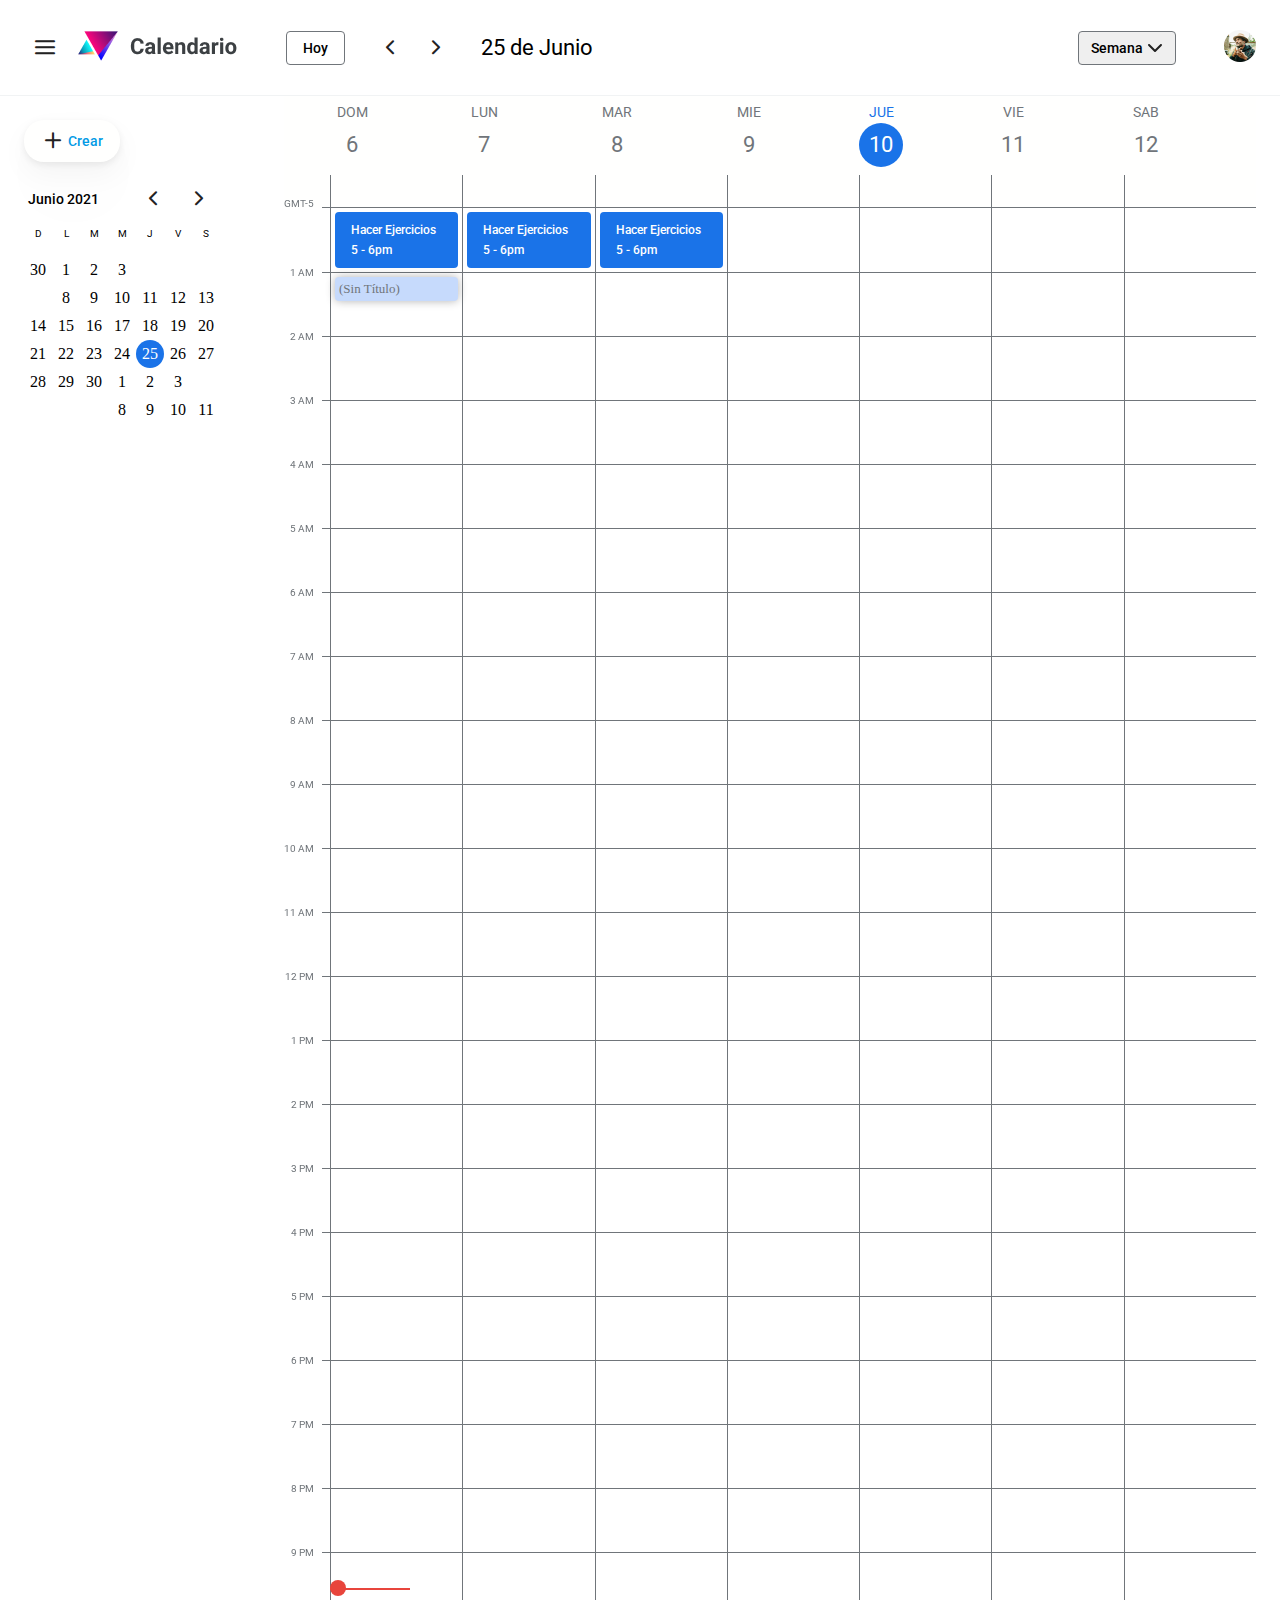
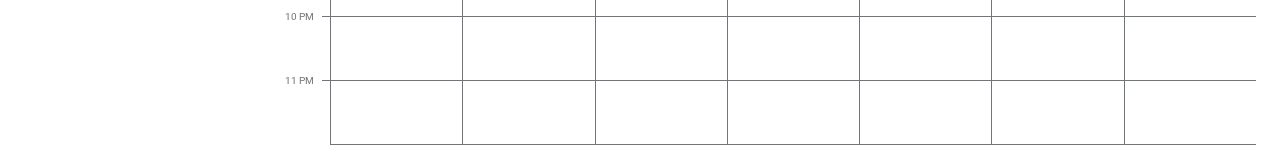
<file: index.html>
<!DOCTYPE html>
<html lang="en">
<head>
  <meta charset="UTF-8">
  <meta http-equiv="X-UA-Compatible" content="IE=edge">
  <meta name="viewport" content="width=device-width, initial-scale=1.0">
  <link rel="preconnect" href="https://fonts.googleapis.com">
  <link rel="stylesheet" href="./css/font.css">
  <link rel="preconnect" href="https://fonts.gstatic.com" crossorigin>
  <link href="https://fonts.googleapis.com/css2?family=Roboto:wght@400;500&display=swap" rel="stylesheet">
  <link rel="stylesheet" href="./css/index.css">
  <link rel="preconnect" href="https://fonts.googleapis.com">
<link rel="preconnect" href="https://fonts.gstatic.com" crossorigin>
<link href="https://fonts.googleapis.com/css2?family=Roboto:wght@400;500&display=swap" rel="stylesheet">
  <title>Calendario</title>
</head>
<body>
  
  <div class="page">
    <header class="header">




      
      <div class="header-primary">
        <div class="header-logo">
          <button class="button is-compact">

            <i class="icon-hamburguer-button"></i>
    
          </button>
    
          <a href="/" aria-current="page" aria-label="Calendar" tabindex="-1">
    
            <img src="./images/Degradado Cuadrado 1.png" alt="">
    
          </a>


        </div>
       
  
  
        <div class="calendarStatus">
          <button class="button is-secondary">Hoy</button>
          <span class="calendarStatus-navigation">
            <a href="#" class="button is-compact" aria-label="Semana Anterior">
              <i class="icon-chevron-left" aria-hidden="true"></i>
            </a>
            <a href="#" class="button is-compact" aria-label="Siguiente Semana">
              <i class="icon-chevron-right" aria-hidden="true"></i>
            </a>
          </span>
          <time class="calendarStatus-date" datetime="25-06-2021">25 de Junio</time> 
        </div>

      </div>

      <div class="header-secondary">

        <select class="select" name="" id="">
          <option value="" selected>Semana</option>
          <option value="">Mes</option>
        </select>
        <a href="#user">
          <img src="./images/Ellipse 1.png" alt="">
        </a>

      </div>


      
      
      
    </header>
    <div class="sidebar">
        
        <button class="button is-rounded is-shadowed">
          <i class="icon-plus" aria-hidden="true"></i>
          <span>Crear</span>
        </button>
      <div class="miniCalendar" aria-label="Calendario de Navegación">
        <div class="miniCalendar-status">
          <time class="miniCalendar-date" datetime="2021-07-21">Junio 2021</time>
          <div class="miniCalendar-navigation">
            <a class="button is-compact" aria-hidden="true" href="#" aria-label="Mes Anterior">
              <i class="icon-chevron-left"></i>

            </a>
         
        
            <a class="button is-compact" aria-hidden="true" href="#" aria-label="Siguiente Mes">
              <i class="icon-chevron-right"></i>

            </a>

          </div>

           
         
        </div>
        <div class="miniCalendar-header">
          <span class="miniCalendar-weekDay">D</span>
          <span class="miniCalendar-weekDay">L</span>
          <span class="miniCalendar-weekDay">M</span>
          <span class="miniCalendar-weekDay">M</span>
          <span class="miniCalendar-weekDay">J</span>
          <span class="miniCalendar-weekDay">V</span>
          <span class="miniCalendar-weekDay">S</span>
        </div>
        <div class="miniCalendar-month">




          <div class="miniCalendar-monthDay is-inactive">30</div>
          <div class="miniCalendar-monthDay">1</div>
          <div class="miniCalendar-monthDay">2</div>
          <div class="miniCalendar-monthDay">3</div>
          <div class="miniCalendar-monthDay"></div>
          <div class="miniCalendar-monthDay"></div>
          <div class="miniCalendar-monthDay"></div>
          <div class="miniCalendar-monthDay"></div>
          <div class="miniCalendar-monthDay">8</div>
          <div class="miniCalendar-monthDay">9</div>
          <div class="miniCalendar-monthDay">10</div>
          <div class="miniCalendar-monthDay">11</div>
          <div class="miniCalendar-monthDay">12</div>
          <div class="miniCalendar-monthDay">13</div>
          <div class="miniCalendar-monthDay">14</div>
          <div class="miniCalendar-monthDay">15</div>
          <div class="miniCalendar-monthDay">16</div>
          <div class="miniCalendar-monthDay">17</div>
          <div class="miniCalendar-monthDay">18</div>
          <div class="miniCalendar-monthDay">19</div>
          <div class="miniCalendar-monthDay">20</div>
          <div class="miniCalendar-monthDay">21</div>
          <div class="miniCalendar-monthDay">22</div>
          <div class="miniCalendar-monthDay">23</div>
          <div class="miniCalendar-monthDay">24</div>
          <div class="miniCalendar-monthDay is-selected">25</div>
          <div class="miniCalendar-monthDay">26</div>
          <div class="miniCalendar-monthDay">27</div>
          <div class="miniCalendar-monthDay">28</div>
          <div class="miniCalendar-monthDay">29</div>
          <div class="miniCalendar-monthDay">30</div>
          <div class="miniCalendar-monthDay is-inactive">1</div>
          <div class="miniCalendar-monthDay is-inactive">2</div>
          <div class="miniCalendar-monthDay is-inactive">3</div>
          <div class="miniCalendar-monthDay is-inactive"></div>
          <div class="miniCalendar-monthDay is-inactive"></div>
          <div class="miniCalendar-monthDay is-inactive"></div>
          <div class="miniCalendar-monthDay is-inactive"></div>
          <div class="miniCalendar-monthDay is-inactive">8</div>
          <div class="miniCalendar-monthDay is-inactive">9</div>
          <div class="miniCalendar-monthDay is-inactive">10</div>
          <div class="miniCalendar-monthDay is-inactive">11</div>
          



        </div>
      </div>  


























    </div>
    <main class="calendar">
      <div class="currentTime"></div>
      <div class="calendar-week">
        <div class="timezoneCell">GMT-5</div>
        <h2 class="calendarDay">
          <a href="./calendar-by-day.html" aria-label="Domingo 06 de Junio">
            <time datetime="06-06-2021">
              <span>DOM</span><br>
              <span>6</span>
            </time>
          </a>
        </h2>
        <h2 class="calendarDay">
          <a href="./calendar-by-day.html" aria-label="Lunes 07 de Junio">
            <time datetime="07-06-2021">
              <span>LUN</span><br>
              <span>7</span>
            </time>
          </a>
        </h2>
        <h2 class="calendarDay">
          <a href="./calendar-by-day.html" aria-label="Martes 08 de Junio">
            <time datetime="08-06-2021">
              <span>MAR</span><br>
              <span>8</span>
            </time>
          </a>
        </h2>
        <h2 class="calendarDay">
          <a href="./calendar-by-day.html" aria-label="Miercoles 09 de Junio">
            <time datetime="09-06-2021">
              <span>MIE</span><br>
              <span>9</span>
            </time>
          </a>
        </h2>
        <h2 class="calendarDay is-selected">
          <a href="./calendar-by-day.html" aria-label="Jueves 10 de Junio">
            <time datetime="10-06-2021">
              <span>JUE</span><br>
              <span>10</span>
            </time>
          </a>
        </h2>
        <h2 class="calendarDay">
          <a href="./calendar-by-day.html" aria-label="Viernes 11 de Junio">
            <time datetime="11-06-2021">
              <span>VIE</span><br>
              <span>11</span>
            </time>
          </a>
        </h2>
        <h2 class="calendarDay">
          <a href="./calendar-by-day.html" aria-label="Sabado 12 de Junio">
            <time datetime="12-06-2021">
              <span>SAB</span><br>
              <span>12</span>
            </time>
          </a>
        </h2>
       <span class="hourCell"></span>
       <div class="taskCell" aria-label="de 17:00 a 18:00, hacer ejercicio">
         <div tabindex="0" class="task">
           <p>Hacer Ejercicios</p>
           <p>
             <time datetime="17:00">5</time> - <time datetime="18:00">6pm</time>
           </p>
         </div>
       </div>
       <div class="taskCell">
        <div tabindex="0" class="task">
          <p>Hacer Ejercicios</p>
          <p>
            <time datetime="17:00">5</time> - <time datetime="18:00">6pm</time>
          </p>
        </div>
      </div>
      <div class="taskCell" aria-label="de 17:00 a 18:00, hacer ejercicio">
        <div tabindex="0" class="task">
          <p>Hacer Ejercicios</p>
          <p>
            <time datetime="17:00">5</time> - <time datetime="18:00">6pm</time>
          </p>
        </div>
      </div>
       
       <div class="taskCell"></div>
       <div class="taskCell"></div>
       <div class="taskCell"></div>
       <div class="taskCell"></div>

       <span class="hourCell">1 AM</span>
       <div class="taskCell is-active" aria-label="de 17:00 a 18:00, hacer ejercicio">
       
       </div>
       <div class="taskCell" aria-label="de 17:00 a 18:00, hacer ejercicio">
        
      </div>
      <div class="taskCell" aria-label="de 17:00 a 18:00, hacer ejercicio">
       
      </div>
       
       <div class="taskCell"></div>
       <div class="taskCell"></div>
       <div class="taskCell"></div>
       <div class="taskCell"></div>
       <span class="hourCell">2 AM</span>
       <div class="taskCell" aria-label="de 17:00 a 18:00, hacer ejercicio">
         
       </div>
       <div class="taskCell" aria-label="de 17:00 a 18:00, hacer ejercicio">
        
      </div>
      <div class="taskCell" aria-label="de 17:00 a 18:00, hacer ejercicio">
       
      </div>
       
       <div class="taskCell"></div>
       <div class="taskCell"></div>
       <div class="taskCell"></div>
       <div class="taskCell"></div>
       <span class="hourCell">3 AM</span>
       <div class="taskCell" aria-label="de 17:00 a 18:00, hacer ejercicio">
        
       </div>
       <div class="taskCell" aria-label="de 17:00 a 18:00, hacer ejercicio">
       
      </div>
      <div class="taskCell" aria-label="de 17:00 a 18:00, hacer ejercicio">
        
      </div>
       
       <div class="taskCell"></div>
       <div class="taskCell"></div>
       <div class="taskCell"></div>
       <div class="taskCell"></div>
       <span class="hourCell">4 AM</span>
       <div class="taskCell" aria-label="de 17:00 a 18:00, hacer ejercicio">
        
       </div>
       <div class="taskCell" aria-label="de 17:00 a 18:00, hacer ejercicio">
       
      </div>
      <div class="taskCell" aria-label="de 17:00 a 18:00, hacer ejercicio">
      
      </div>
       
       <div class="taskCell"></div>
       <div class="taskCell"></div>
       <div class="taskCell"></div>
       <div class="taskCell"></div>
       <span class="hourCell">5 AM</span>
       <div class="taskCell" aria-label="de 17:00 a 18:00, hacer ejercicio">
        
       </div>
       <div class="taskCell" aria-label="de 17:00 a 18:00, hacer ejercicio">
      
      </div>
      <div class="taskCell" aria-label="de 17:00 a 18:00, hacer ejercicio">
      
      </div>
       
       <div class="taskCell"></div>
       <div class="taskCell"></div>
       <div class="taskCell"></div>
       <div class="taskCell"></div>
       <span class="hourCell">6 AM</span>
       <div class="taskCell" aria-label="de 17:00 a 18:00, hacer ejercicio">
       
       </div>
       <div class="taskCell" aria-label="de 17:00 a 18:00, hacer ejercicio">
       
      </div>
      <div class="taskCell" aria-label="de 17:00 a 18:00, hacer ejercicio">
      
      </div>
       
       <div class="taskCell"></div>
       <div class="taskCell"></div>
       <div class="taskCell"></div>
       <div class="taskCell"></div>
       <span class="hourCell">7 AM</span>
       <div class="taskCell" aria-label="de 17:00 a 18:00, hacer ejercicio">
        
       </div>
       <div class="taskCell" aria-label="de 17:00 a 18:00, hacer ejercicio">
      
      </div>
      <div class="taskCell" aria-label="de 17:00 a 18:00, hacer ejercicio">
      
      </div>
       
       <div class="taskCell"></div>
       <div class="taskCell"></div>
       <div class="taskCell"></div>
       <div class="taskCell"></div>
       <span class="hourCell">8 AM</span>
       <div class="taskCell" aria-label="de 17:00 a 18:00, hacer ejercicio">
         
       </div>
       <div class="taskCell" aria-label="de 17:00 a 18:00, hacer ejercicio">
      
      </div>
      <div class="taskCell" aria-label="de 17:00 a 18:00, hacer ejercicio">
    
      </div>
       
       <div class="taskCell"></div>
       <div class="taskCell"></div>
       <div class="taskCell"></div>
       <div class="taskCell"></div>
       <span class="hourCell">9 AM</span>
       <div class="taskCell" aria-label="de 17:00 a 18:00, hacer ejercicio">
         
       </div>
       <div class="taskCell" aria-label="de 17:00 a 18:00, hacer ejercicio">
       
      </div>
      <div class="taskCell" aria-label="de 17:00 a 18:00, hacer ejercicio">
     
      </div>
       
       <div class="taskCell"></div>
       <div class="taskCell"></div>
       <div class="taskCell"></div>
       <div class="taskCell"></div>
       <span class="hourCell">10 AM</span>
       <div class="taskCell" aria-label="de 17:00 a 18:00, hacer ejercicio">
       
       </div>
       <div class="taskCell" aria-label="de 17:00 a 18:00, hacer ejercicio">
       
      </div>
      <div class="taskCell" aria-label="de 17:00 a 18:00, hacer ejercicio">
       
      </div>
       
       <div class="taskCell"></div>
       <div class="taskCell"></div>
       <div class="taskCell"></div>
       <div class="taskCell"></div>
       <span class="hourCell">11 AM</span>
       <div class="taskCell" aria-label="de 17:00 a 18:00, hacer ejercicio">
        
       </div>
       <div class="taskCell" aria-label="de 17:00 a 18:00, hacer ejercicio">
      
      </div>
      <div class="taskCell" aria-label="de 17:00 a 18:00, hacer ejercicio">
     
      </div>
       
       <div class="taskCell"></div>
       <div class="taskCell"></div>
       <div class="taskCell"></div>
       <div class="taskCell"></div>
       <span class="hourCell">12 PM</span>
       <div class="taskCell" aria-label="de 17:00 a 18:00, hacer ejercicio">
        
       </div>
       <div class="taskCell" aria-label="de 17:00 a 18:00, hacer ejercicio">
    
      </div>
      <div class="taskCell" aria-label="de 17:00 a 18:00, hacer ejercicio">
       
      </div>
       
       <div class="taskCell"></div>
       <div class="taskCell"></div>
       <div class="taskCell"></div>
       <div class="taskCell"></div>
       <span class="hourCell">1 PM</span>
       <div class="taskCell" aria-label="de 17:00 a 18:00, hacer ejercicio">
        
       </div>
       <div class="taskCell" aria-label="de 17:00 a 18:00, hacer ejercicio">
     
      </div>
      <div class="taskCell" aria-label="de 17:00 a 18:00, hacer ejercicio">
     
      </div>
       
       <div class="taskCell"></div>
       <div class="taskCell"></div>
       <div class="taskCell"></div>
       <div class="taskCell"></div>
       <span class="hourCell">2 PM</span>
       <div class="taskCell" aria-label="de 17:00 a 18:00, hacer ejercicio">
      
       </div>
       <div class="taskCell" aria-label="de 17:00 a 18:00, hacer ejercicio">
     
      </div>
      <div class="taskCell" aria-label="de 17:00 a 18:00, hacer ejercicio">
     
      </div>
       
       <div class="taskCell"></div>
       <div class="taskCell"></div>
       <div class="taskCell"></div>
       <div class="taskCell"></div>
       <span class="hourCell">3 PM</span>
       <div class="taskCell" aria-label="de 17:00 a 18:00, hacer ejercicio">
       
       </div>
       <div class="taskCell" aria-label="de 17:00 a 18:00, hacer ejercicio">
      
      </div>
      <div class="taskCell" aria-label="de 17:00 a 18:00, hacer ejercicio">
      
      </div>
       
       <div class="taskCell"></div>
       <div class="taskCell"></div>
       <div class="taskCell"></div>
       <div class="taskCell"></div>
       <span class="hourCell">4 PM</span>
       <div class="taskCell" aria-label="de 17:00 a 18:00, hacer ejercicio">
        
       </div>
       <div class="taskCell" aria-label="de 17:00 a 18:00, hacer ejercicio">
     
      </div>
      <div class="taskCell" aria-label="de 17:00 a 18:00, hacer ejercicio">
      
      </div>
       
       <div class="taskCell"></div>
       <div class="taskCell"></div>
       <div class="taskCell"></div>
       <div class="taskCell"></div>
       <span class="hourCell">5 PM</span>
       <div class="taskCell" aria-label="de 17:00 a 18:00, hacer ejercicio">
         
       </div>
       <div class="taskCell" aria-label="de 17:00 a 18:00, hacer ejercicio">
      
      </div>
      <div class="taskCell" aria-label="de 17:00 a 18:00, hacer ejercicio">
     
      </div>
       
       <div class="taskCell"></div>
       <div class="taskCell"></div>
       <div class="taskCell"></div>
       <div class="taskCell"></div>
       <span class="hourCell">6 PM</span>
       <div class="taskCell" aria-label="de 17:00 a 18:00, hacer ejercicio">
       
       </div>
       <div class="taskCell" aria-label="de 17:00 a 18:00, hacer ejercicio">
    
      </div>
      <div class="taskCell" aria-label="de 17:00 a 18:00, hacer ejercicio">
     
      </div>
       
       <div class="taskCell"></div>
       <div class="taskCell"></div>
       <div class="taskCell"></div>
       <div class="taskCell"></div>
       <span class="hourCell">7 PM</span>
       <div class="taskCell" aria-label="de 17:00 a 18:00, hacer ejercicio">
       
       </div>
       <div class="taskCell" aria-label="de 17:00 a 18:00, hacer ejercicio">
      
      </div>
      <div class="taskCell" aria-label="de 17:00 a 18:00, hacer ejercicio">
       
      </div>
       
       <div class="taskCell"></div>
       <div class="taskCell"></div>
       <div class="taskCell"></div>
       <div class="taskCell"></div>
       <span class="hourCell">8 PM</span>
       <div class="taskCell" aria-label="de 17:00 a 18:00, hacer ejercicio">
     
       </div>
       <div class="taskCell" aria-label="de 17:00 a 18:00, hacer ejercicio">
       
      </div>
      <div class="taskCell" aria-label="de 17:00 a 18:00, hacer ejercicio">
       
      </div>
       
       <div class="taskCell"></div>
       <div class="taskCell"></div>
       <div class="taskCell"></div>
       <div class="taskCell"></div>
       <span class="hourCell">9 PM</span>
       <div class="taskCell" aria-label="de 17:00 a 18:00, hacer ejercicio">
       
       </div>
       <div class="taskCell" aria-label="de 17:00 a 18:00, hacer ejercicio">
       
      </div>
      <div class="taskCell" aria-label="de 17:00 a 18:00, hacer ejercicio">
  
      </div>
       
       <div class="taskCell"></div>
       <div class="taskCell"></div>
       <div class="taskCell"></div>
       <div class="taskCell"></div>
       <span class="hourCell">10 PM</span>
       <div class="taskCell" aria-label="de 17:00 a 18:00, hacer ejercicio">
       
       </div>
       <div class="taskCell" aria-label="de 17:00 a 18:00, hacer ejercicio">
       
      </div>
      <div class="taskCell" aria-label="de 17:00 a 18:00, hacer ejercicio">
  
      </div>
       
       <div class="taskCell"></div>
       <div class="taskCell"></div>
       <div class="taskCell"></div>
       <div class="taskCell"></div>
       <span class="hourCell">11 PM</span>
       <div class="taskCell" aria-label="de 17:00 a 18:00, hacer ejercicio">
       
       </div>
       <div class="taskCell" aria-label="de 17:00 a 18:00, hacer ejercicio">
       
      </div>
      <div class="taskCell" aria-label="de 17:00 a 18:00, hacer ejercicio">
  
      </div>
       
       <div class="taskCell"></div>
       <div class="taskCell"></div>
       <div class="taskCell"></div>
       <div class="taskCell"></div>
       

      </div>
    </main>

  </div>
  <dialog  class="modal">
    <form>
      <div class="input is-outstanding">
        <input required name="title" type="text" placeholder="Añade un titulo">

      </div>
      <div class="input">
        <i class="icon-clock"></i>
        <div class="input-body">

          <input type="date" name="date" required>
          <input type="time" name="time-start" required>
        <input type="time" name="time-end" required>

        </div>

      </div>
    

        
      
      <div class="input">
        <i class="icon-users"></i>
        <div class="input-body">
          <input list="guests" type="text" name="guests" required placeholder="Agregar Invitados">
          <datalist id="guests">
            <option value="Leonidas"></option>
            <option value="Carlos"></option>
            <option value="Miguel"></option>
            <option value="Sandra"></option>
            <option value="Cristopher"></option>
          </datalist>
        </div>
       
      </div>
      
      <div class="input">
        <i class="icon-gps"></i>
        <div class="input-body"> 

          <input type="text" name="location" placeholder="Agregar Ubicacion">

        </div>

      </div>
      <div class="input">
        <i class="icon-context"></i>
      <div class="input-body">
        <input type="file" multiple>
      </div>
      </div>
      
<div class="input">
<i class="icon-context"></i>
  <div class="input-body">
    <textarea  name="detalle" placeholder=" Agregar Descripcion" id="" cols="40" rows="2"></textarea>
  </div>
    


</div>
      

     
    
    
    </form>
    <div class="modal-actions">
      <button id="close-modal" class="button">
        Calendar
      </button>
      <button class="button is-primary">
        Guardar
      </button>
    </div>
  </dialog>

  <script src="./js/app.js" type="module"></script>
  
</body>
</html>
</file>
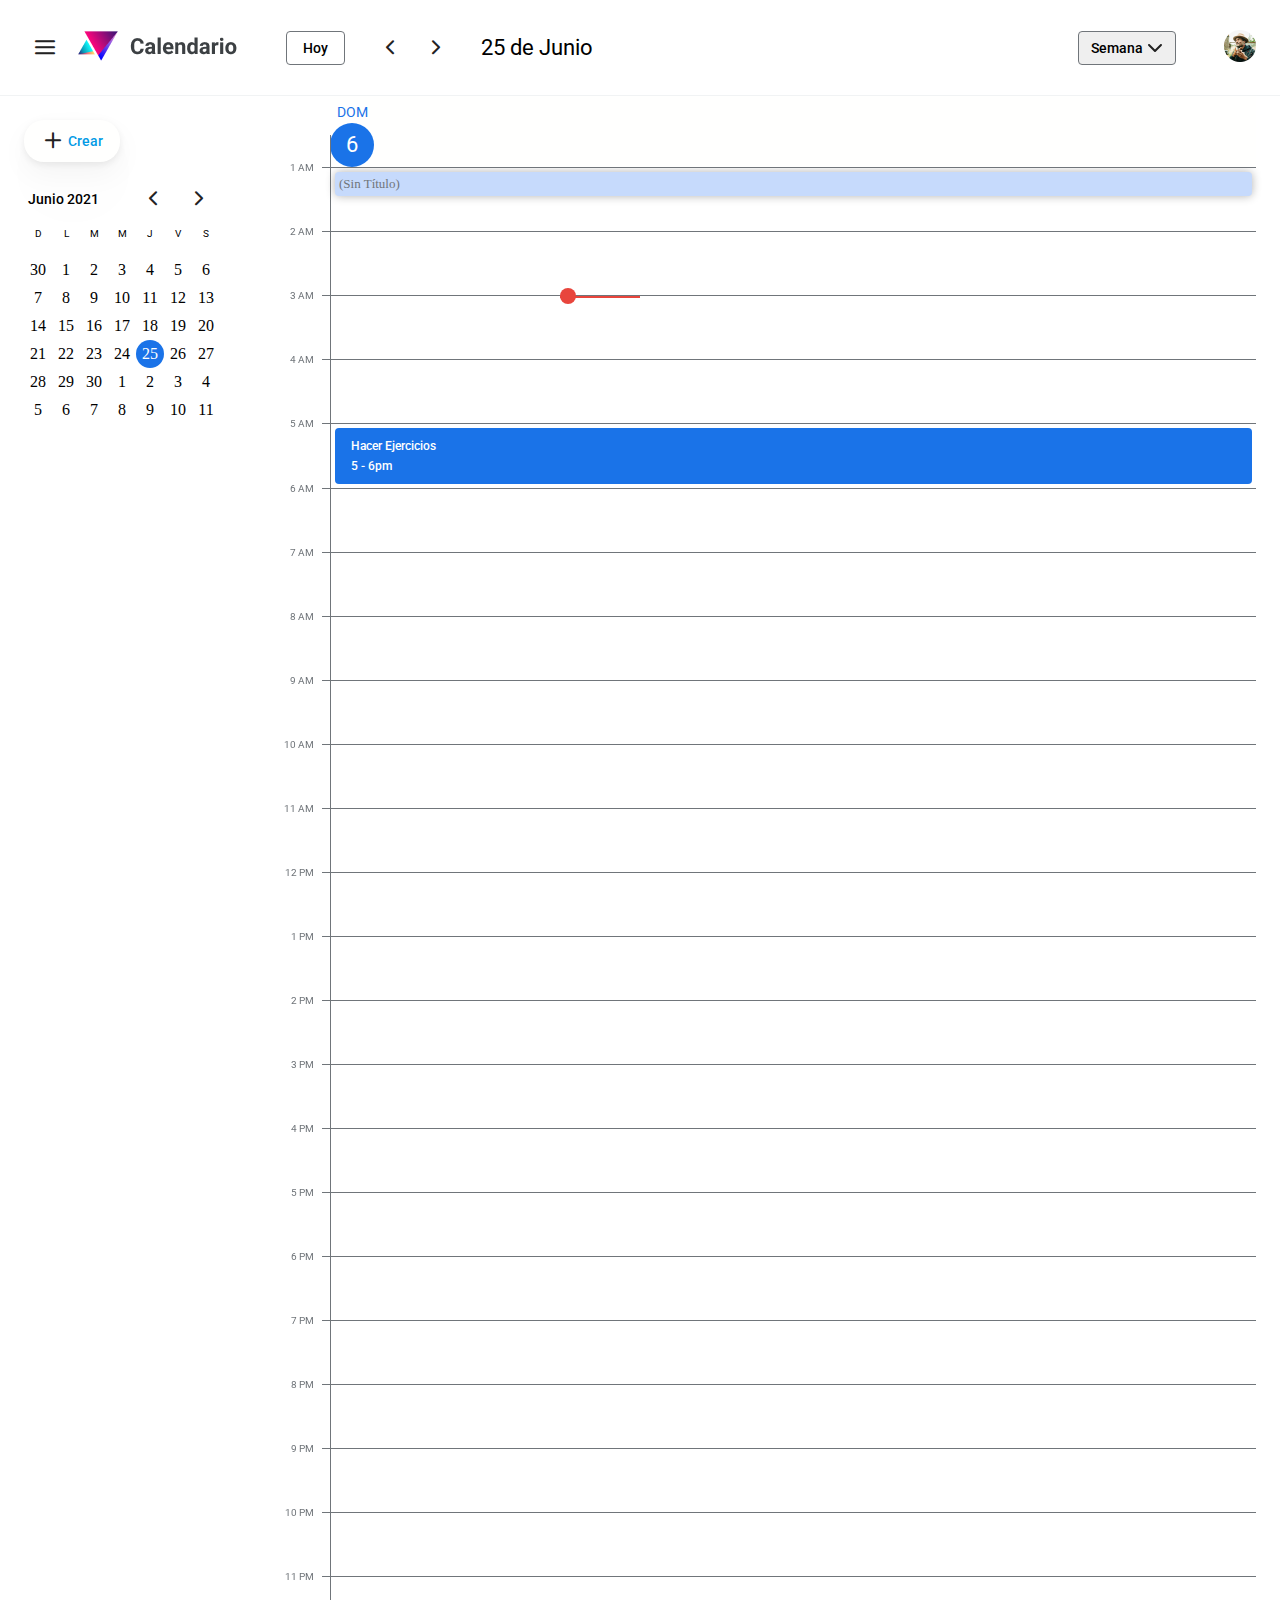
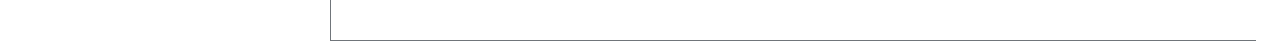
<file: calendar-by-day.html>
<!DOCTYPE html>
<html lang="en">
<head>
  <meta charset="UTF-8">
  <meta http-equiv="X-UA-Compatible" content="IE=edge">
  <meta name="viewport" content="width=device-width, initial-scale=1.0">
  <link rel="preconnect" href="https://fonts.googleapis.com">
  <link rel="stylesheet" href="./css/font.css">
  <link rel="preconnect" href="https://fonts.gstatic.com" crossorigin>
  <link href="https://fonts.googleapis.com/css2?family=Roboto:wght@400;500&display=swap" rel="stylesheet">
  <link rel="stylesheet" href="./css/index.css">
  <link rel="preconnect" href="https://fonts.googleapis.com">
<link rel="preconnect" href="https://fonts.gstatic.com" crossorigin>
<link href="https://fonts.googleapis.com/css2?family=Roboto:wght@400;500&display=swap" rel="stylesheet">
  <title>Calendario</title>
</head>
<body>
  
  <div class="page">
    <header class="header">




      
      <div class="header-primary">
        <div class="header-logo">
          <button class="button is-compact">

            <i class="icon-hamburguer-button"></i>
    
          </button>
    
          <a href="/" aria-current="page" aria-label="Calendar" tabindex="-1">
    
            <img src="./images/Degradado Cuadrado 1.png" alt="">
    
          </a>


        </div>
       
  
  
        <div class="calendarStatus">
          <button class="button is-secondary">Hoy</button>
          <span class="calendarStatus-navigation">
            <a href="#" class="button is-compact" aria-label="Semana Anterior">
              <i class="icon-chevron-left" aria-hidden="true"></i>
            </a>
            <a href="#" class="button is-compact" aria-label="Siguiente Semana">
              <i class="icon-chevron-right" aria-hidden="true"></i>
            </a>
          </span>
          <time class="calendarStatus-date" datetime="25-06-2021">25 de Junio</time> 
        </div>

      </div>

      <div class="header-secondary">

        <select class="select" name="" id="">
          <option value="" selected>Semana</option>
          <option value="">Mes</option>
        </select>
        <a href="#user">
          <img src="./images/Ellipse 1.png" alt="">
        </a>

      </div>


      
      
      
    </header>
    <div class="sidebar">
        
        <button class="button is-rounded is-shadowed">
          <i class="icon-plus" aria-hidden="true"></i>
          <span>Crear</span>
        </button>
      <div class="miniCalendar" aria-label="Calendario de Navegación">
        <div class="miniCalendar-status">
          <time class="miniCalendar-date" datetime="2021-07-21">Junio 2021</time>
          <div class="miniCalendar-navigation">
            <a class="button is-compact" aria-hidden="true" href="#" aria-label="Mes Anterior">
              <i class="icon-chevron-left"></i>

            </a>
         
        
            <a class="button is-compact" aria-hidden="true" href="#" aria-label="Siguiente Mes">
              <i class="icon-chevron-right"></i>

            </a>

          </div>

           
         
        </div>
        <div class="miniCalendar-header">
          <span class="miniCalendar-weekDay">D</span>
          <span class="miniCalendar-weekDay">L</span>
          <span class="miniCalendar-weekDay">M</span>
          <span class="miniCalendar-weekDay">M</span>
          <span class="miniCalendar-weekDay">J</span>
          <span class="miniCalendar-weekDay">V</span>
          <span class="miniCalendar-weekDay">S</span>
        </div>
        <div class="miniCalendar-month">




          <div class="miniCalendar-monthDay is-inactive">30</div>
          <div class="miniCalendar-monthDay">1</div>
          <div class="miniCalendar-monthDay">2</div>
          <div class="miniCalendar-monthDay">3</div>
          <div class="miniCalendar-monthDay">4</div>
          <div class="miniCalendar-monthDay">5</div>
          <div class="miniCalendar-monthDay">6</div>
          <div class="miniCalendar-monthDay">7</div>
          <div class="miniCalendar-monthDay">8</div>
          <div class="miniCalendar-monthDay">9</div>
          <div class="miniCalendar-monthDay">10</div>
          <div class="miniCalendar-monthDay">11</div>
          <div class="miniCalendar-monthDay">12</div>
          <div class="miniCalendar-monthDay">13</div>
          <div class="miniCalendar-monthDay">14</div>
          <div class="miniCalendar-monthDay">15</div>
          <div class="miniCalendar-monthDay">16</div>
          <div class="miniCalendar-monthDay">17</div>
          <div class="miniCalendar-monthDay">18</div>
          <div class="miniCalendar-monthDay">19</div>
          <div class="miniCalendar-monthDay">20</div>
          <div class="miniCalendar-monthDay">21</div>
          <div class="miniCalendar-monthDay">22</div>
          <div class="miniCalendar-monthDay">23</div>
          <div class="miniCalendar-monthDay">24</div>
          <div class="miniCalendar-monthDay is-selected">25</div>
          <div class="miniCalendar-monthDay">26</div>
          <div class="miniCalendar-monthDay">27</div>
          <div class="miniCalendar-monthDay">28</div>
          <div class="miniCalendar-monthDay">29</div>
          <div class="miniCalendar-monthDay">30</div>
          <div class="miniCalendar-monthDay is-inactive">1</div>
          <div class="miniCalendar-monthDay is-inactive">2</div>
          <div class="miniCalendar-monthDay is-inactive">3</div>
          <div class="miniCalendar-monthDay is-inactive">4</div>
          <div class="miniCalendar-monthDay is-inactive">5</div>
          <div class="miniCalendar-monthDay is-inactive">6</div>
          <div class="miniCalendar-monthDay is-inactive">7</div>
          <div class="miniCalendar-monthDay is-inactive">8</div>
          <div class="miniCalendar-monthDay is-inactive">9</div>
          <div class="miniCalendar-monthDay is-inactive">10</div>
          <div class="miniCalendar-monthDay is-inactive">11</div>
          



        </div>
      </div>  


























    </div>
    <main class="calendar">
      <div class="currentTime"></div>
      <div class="calendar-day">
        <span></span>
        <h2 class="calendarDay is-selected">
          <a href="./calendar-by-day.html" aria-label="Domingo 06 de Junio">
            <time datetime="06-06-2021">
              <span>DOM</span><br>
              <span>6</span>
            </time>
          </a>
        </h2>
        
     






      
     
       
       

       <span class="hourCell">1 AM</span>
       <div class="taskCell is-active" aria-label="de 17:00 a 18:00, hacer ejercicio">
       
       </div>

       
      
       
       
       <span class="hourCell">2 AM</span>
       <div class="taskCell" aria-label="de 17:00 a 18:00, hacer ejercicio">
         
       </div>
      
     
       
       
       <span class="hourCell">3 AM</span>
       <div class="taskCell" aria-label="de 17:00 a 18:00, hacer ejercicio">
        
       </div>

      
     
       
    
       <span class="hourCell">4 AM</span>
       <div class="taskCell" aria-label="de 17:00 a 18:00, hacer ejercicio">
        
       </div>
       
    
       
       <span class="hourCell">5 AM</span>
       <div class="taskCell" aria-label="de 17:00 a 18:00, hacer ejercicio">
        <div tabindex="0" class="task">
          <p>Hacer Ejercicios</p>
          <p>
            <time datetime="17:00">5</time> - <time datetime="18:00">6pm</time>
          </p>
        </div>
       </div>

       
      
       
      
       <span class="hourCell">6 AM</span>
       <div class="taskCell" aria-label="de 17:00 a 18:00, hacer ejercicio">
       
       </div>
       
       <span class="hourCell">7 AM</span>
       <div class="taskCell" aria-label="de 17:00 a 18:00, hacer ejercicio">
        
       </div>
       
       <span class="hourCell">8 AM</span>
       <div class="taskCell" aria-label="de 17:00 a 18:00, hacer ejercicio">
         
       </div>
       
       <span class="hourCell">9 AM</span>
       <div class="taskCell" aria-label="de 17:00 a 18:00, hacer ejercicio">
         
       </div>
       
       <span class="hourCell">10 AM</span>
       <div class="taskCell" aria-label="de 17:00 a 18:00, hacer ejercicio">
       
       </div>
       
       <span class="hourCell">11 AM</span>
       <div class="taskCell" aria-label="de 17:00 a 18:00, hacer ejercicio">
        
       </div>
       
       <span class="hourCell">12 PM</span>
       <div class="taskCell" aria-label="de 17:00 a 18:00, hacer ejercicio">
        
       </div>
       
       <span class="hourCell">1 PM</span>
       <div class="taskCell" aria-label="de 17:00 a 18:00, hacer ejercicio">
        
       </div>
       
       <span class="hourCell">2 PM</span>
       <div class="taskCell" aria-label="de 17:00 a 18:00, hacer ejercicio">
      
       </div>
       
       <span class="hourCell">3 PM</span>
       <div class="taskCell" aria-label="de 17:00 a 18:00, hacer ejercicio">
       
       </div>
       
       <span class="hourCell">4 PM</span>
       <div class="taskCell" aria-label="de 17:00 a 18:00, hacer ejercicio">
        
       </div>
      
       <span class="hourCell">5 PM</span>
       <div class="taskCell" aria-label="de 17:00 a 18:00, hacer ejercicio">
         
       </div>
       
       <span class="hourCell">6 PM</span>
       <div class="taskCell" aria-label="de 17:00 a 18:00, hacer ejercicio">
       
       </div>
       
       <span class="hourCell">7 PM</span>
       <div class="taskCell" aria-label="de 17:00 a 18:00, hacer ejercicio">
       
       </div>
      
       <span class="hourCell">8 PM</span>
       <div class="taskCell" aria-label="de 17:00 a 18:00, hacer ejercicio">
     
       </div>
       
       <span class="hourCell">9 PM</span>
       <div class="taskCell" aria-label="de 17:00 a 18:00, hacer ejercicio">
       
       </div>
       
       <span class="hourCell">10 PM</span>
       <div class="taskCell" aria-label="de 17:00 a 18:00, hacer ejercicio">
       
       </div>
       
       <span class="hourCell">11 PM</span>
       <div class="taskCell" aria-label="de 17:00 a 18:00, hacer ejercicio">
       
       </div>
       
       

      </div>
    </main>

  </div>
  <dialog  class="modal">
    <form>
      <div class="input is-outstanding">
        <input required name="title" type="text" placeholder="Añade un titulo">

      </div>
      <div class="input">
        <i class="icon-clock"></i>
        <div class="input-body">

          <input type="date" name="date" required>
          <input type="time" name="time-start" required>
        <input type="time" name="time-end" required>

        </div>

      </div>
    

        
      
      <div class="input">
        <i class="icon-users"></i>
        <div class="input-body">
          <input list="guests" type="text" name="guests" required placeholder="Agregar Invitados">
          <datalist id="guests">
            <option value="Leonidas"></option>
            <option value="Carlos"></option>
            <option value="Miguel"></option>
            <option value="Sandra"></option>
            <option value="Cristopher"></option>
          </datalist>
        </div>
       
      </div>
      
      <div class="input">
        <i class="icon-gps"></i>
        <div class="input-body"> 

          <input type="text" name="location" placeholder="Agregar Ubicacion">

        </div>

      </div>
      <div class="input">
        <i class="icon-context"></i>
      <div class="input-body">
        <input type="file" multiple>
      </div>
      </div>
      
<div class="input">
<i class="icon-context"></i>
  <div class="input-body">
    <textarea  name="detalle" placeholder=" Agregar Descripcion" id="" cols="40" rows="2"></textarea>
  </div>
    


</div>
      

     
    
    
    </form>
    <div class="modal-actions">
      <button id="close-modal" class="button">
        Calendar
      </button>
      <button class="button is-primary">
        Guardar
      </button>
    </div>
  </dialog>

  <script src="./js/app.js" type="module"></script>
  
</body>
</html>
</file>
<file: css/font.css>
@font-face {
  font-family: 'icomoon';
  src:  url('/font/icomoon.eot?lwycc0');
  src:  url('/font/icomoon.eot?lwycc0#iefix') format('embedded-opentype'),
    url('/font/icomoon.ttf?lwycc0') format('truetype'),
    url('/font/icomoon.woff?lwycc0') format('woff'),
    url('/font/icomoon.svg?lwycc0#icomoon') format('svg');
  font-weight: normal;
  font-style: normal;
  font-display: block;
}

[class^="icon-"], [class*=" icon-"] {
  /* use !important to prevent issues with browser extensions that change fonts */
  font-family: 'icomoon' !important;
  speak: never;
  font-style: normal;
  font-weight: normal;
  font-variant: normal;
  text-transform: none;
  line-height: 1;

  /* Better Font Rendering =========== */
  -webkit-font-smoothing: antialiased;
  -moz-osx-font-smoothing: grayscale;
}

.icon-chevron-up:before {
  content: "\e900";
}
.icon-clock:before {
  content: "\e901";
}
.icon-gps:before {
  content: "\e902";
}
.icon-hamburguer-button:before {
  content: "\e903";
}
.icon-help-circle:before {
  content: "\e904";
}
.icon-plus:before {
  content: "\e905";
}
.icon-search:before {
  content: "\e906";
}
.icon-settings:before {
  content: "\e907";
}
.icon-context:before {
  content: "\e908";
}
.icon-users:before {
  content: "\e909";
}
.icon-video:before {
  content: "\e90a";
}
.icon-calendar:before {
  content: "\e90b";
}
.icon-check:before {
  content: "\e90c";
}
.icon-check-square:before {
  content: "\e90d";
}
.icon-chevron-down:before {
  content: "\e90e";
}
.icon-chevron-left:before {
  content: "\e90f";
}
.icon-chevron-right:before {
  content: "\e910";
}
</file>
<file: css/index.css>
@import url(./page.css);
@import url(./global.css);
@import url(./calendar.css);
@import url(./button.css);
@import url(./select.css);
@import url(./calendar-status.css);
@import url(./header.css);
@import url(./mini-calendar.css);
@import url(./sidebar.css);
@import url(./modal.css);
@import url(./input.css);
</file>
